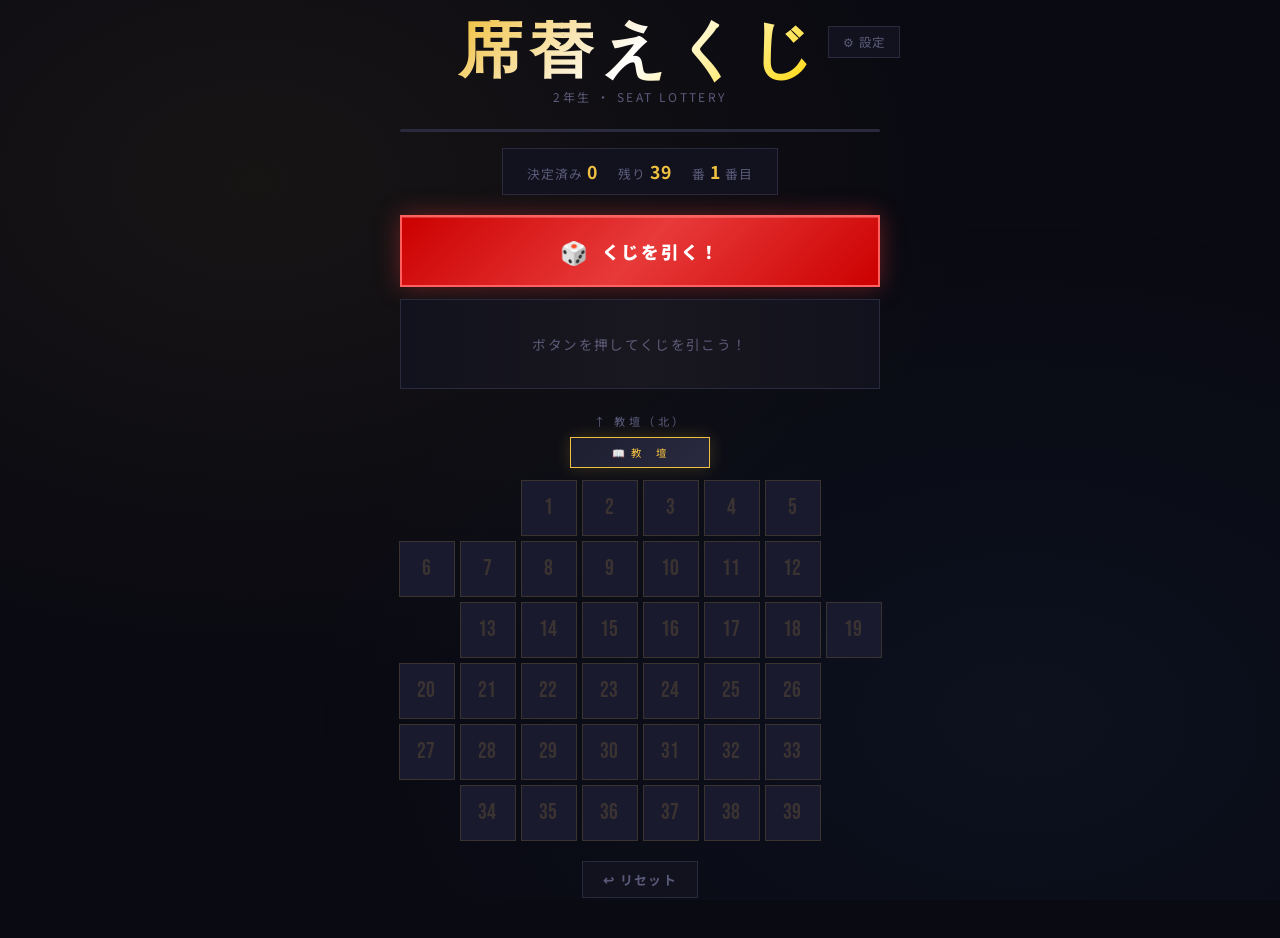
<file: index.html>
<!DOCTYPE html>
<html lang="ja">
<head>
<meta charset="UTF-8">
<meta name="viewport" content="width=device-width, initial-scale=1.0">
<title>席替えくじ</title>
<link href="https://fonts.googleapis.com/css2?family=Bebas+Neue&family=Noto+Sans+JP:wght@400;700;900&display=swap" rel="stylesheet">
<style>
:root {
  --bg: #0a0a12;
  --card-bg: #12121e;
  --border: #2a2a3e;
  --gold: #f0c040;
  --gold2: #ffd700;
  --red: #e83a3a;
  --blue: #3a8fe8;
  --green: #3ae87a;
  --text: #e8e8f0;
  --muted: #5a5a7a;
  --seat-empty: #1a1a2e;
  --seat-filled: #1e2e1e;
}
* { box-sizing: border-box; margin: 0; padding: 0; }
body {
  background: var(--bg); color: var(--text);
  font-family: 'Noto Sans JP', sans-serif;
  min-height: 100vh; overflow-x: hidden;
}
body::before {
  content: ''; position: fixed; inset: 0;
  background: radial-gradient(ellipse at 20% 20%, rgba(240,192,64,0.06) 0%, transparent 50%),
              radial-gradient(ellipse at 80% 80%, rgba(58,143,232,0.06) 0%, transparent 50%);
  pointer-events: none;
}
#particles { position: fixed; inset: 0; pointer-events: none; z-index: 0; }
.app {
  position: relative; z-index: 1;
  display: flex; flex-direction: column; align-items: center;
  padding: 20px 12px 40px; min-height: 100vh;
}

/* HEADER */
header {
  text-align: center; margin-bottom: 24px;
  width: 100%; max-width: 520px;
  display: flex; flex-direction: column; align-items: center; position: relative;
}
header h1 {
  font-family: 'Bebas Neue', sans-serif;
  font-size: clamp(2.4rem, 7vw, 4rem); letter-spacing: 0.12em;
  background: linear-gradient(135deg, var(--gold) 0%, #fff 50%, var(--gold2) 100%);
  -webkit-background-clip: text; -webkit-text-fill-color: transparent; background-clip: text;
  line-height: 1; margin-bottom: 4px;
}
header p { font-size: 0.75rem; color: var(--muted); letter-spacing: 0.2em; }
.settings-btn {
  position: absolute; right: 0; top: 6px;
  background: var(--card-bg); border: 1px solid var(--border); color: var(--muted);
  font-size: 0.78rem; font-family: 'Noto Sans JP', sans-serif;
  padding: 6px 14px; cursor: pointer; letter-spacing: 0.08em;
  transition: all 0.15s; display: flex; align-items: center; gap: 5px;
}
.settings-btn:hover { border-color: var(--gold); color: var(--gold); }

/* COUNTER BAR */
.counter-bar {
  display: flex; gap: 20px; margin-bottom: 20px;
  background: var(--card-bg); border: 1px solid var(--border);
  padding: 10px 24px; font-size: 0.8rem; letter-spacing: 0.08em;
}
.counter-bar span { color: var(--muted); }
.counter-bar strong { color: var(--gold); font-size: 1.1rem; }

/* STAGE */
.stage { width: 100%; max-width: 480px; margin-bottom: 24px; }
.draw-btn { width: 100%; padding: 0; border: none; background: none; cursor: pointer; }
.draw-btn-inner {
  display: flex; align-items: center; justify-content: center; gap: 12px;
  background: linear-gradient(135deg, #c00 0%, var(--red) 50%, #c00 100%);
  border: 2px solid #ff6060; padding: 18px 32px;
  font-family: 'Noto Sans JP', sans-serif; font-size: 1.1rem; font-weight: 900;
  color: white; letter-spacing: 0.1em; transition: all 0.15s;
  box-shadow: 0 0 24px rgba(232,58,58,0.4), inset 0 1px 0 rgba(255,255,255,0.2);
  position: relative; overflow: hidden;
}
.draw-btn-inner::before {
  content: ''; position: absolute; top: -50%; left: -60%; width: 40%; height: 200%;
  background: rgba(255,255,255,0.15); transform: skewX(-20deg); transition: left 0.5s;
}
.draw-btn:hover .draw-btn-inner::before { left: 120%; }
.draw-btn:hover .draw-btn-inner { box-shadow: 0 0 40px rgba(232,58,58,0.7), inset 0 1px 0 rgba(255,255,255,0.2); transform: translateY(-1px); }
.draw-btn:active .draw-btn-inner { transform: translateY(1px); }
.draw-btn:disabled .draw-btn-inner { background: #333; border-color: #444; box-shadow: none; cursor: not-allowed; }
.dice-icon { font-size: 1.4rem; }

/* RESULT */
.result-display {
  margin-top: 12px; background: var(--card-bg); border: 1px solid var(--border);
  padding: 16px; text-align: center; min-height: 90px;
  display: flex; align-items: center; justify-content: center;
  position: relative; overflow: hidden;
}
.result-display::before {
  content: ''; position: absolute; inset: 0;
  background: linear-gradient(90deg, transparent, rgba(240,192,64,0.03), transparent);
}
.result-idle { color: var(--muted); font-size: 0.85rem; letter-spacing: 0.1em; }
.result-content { display: none; flex-direction: column; align-items: center; gap: 2px; }
.result-person { font-size: 1rem; color: var(--muted); letter-spacing: 0.05em; }
.result-seat {
  font-family: 'Bebas Neue', sans-serif; font-size: 3.5rem; line-height: 1;
  color: var(--gold); text-shadow: 0 0 30px rgba(240,192,64,0.8); letter-spacing: 0.05em;
}
.result-seatname { font-size: 0.85rem; color: var(--gold); opacity: 0.8; letter-spacing: 0.05em; }
.result-label { font-size: 0.7rem; color: var(--muted); letter-spacing: 0.15em; }
@keyframes rollNumber {
  0% { transform: translateY(-30px); opacity: 0; }
  60% { transform: translateY(4px); }
  100% { transform: translateY(0); opacity: 1; }
}
.result-seat.animate { animation: rollNumber 0.4s cubic-bezier(0.34,1.56,0.64,1); }

/* CLASSROOM */
.classroom-wrap { width: 100%; max-width: 540px; }
.classroom-label { text-align: center; font-size: 0.7rem; letter-spacing: 0.3em; color: var(--muted); margin-bottom: 8px; }
.podium {
  width: 140px; margin: 0 auto 12px; padding: 7px;
  background: linear-gradient(135deg, #1e1e30, #2a2a40);
  border: 1px solid var(--gold); text-align: center;
  font-size: 0.65rem; letter-spacing: 0.2em; color: var(--gold);
  box-shadow: 0 0 16px rgba(240,192,64,0.2);
}
.classroom { display: flex; flex-direction: column; gap: 5px; align-items: center; }
.row { display: flex; gap: 5px; justify-content: center; }
.desk {
  width: 56px; height: 56px;
  display: flex; flex-direction: column; align-items: center; justify-content: center;
  font-family: 'Bebas Neue', sans-serif; font-size: 1.4rem; letter-spacing: 0.02em;
  border: 1px solid var(--border); background: var(--seat-empty); color: var(--muted);
  position: relative; transition: all 0.3s; flex-shrink: 0; line-height: 1.1;
}
.desk-name {
  font-family: 'Noto Sans JP', sans-serif; font-size: 0.5rem; font-weight: 700;
  color: rgba(58,232,122,0.7); max-width: 54px;
  overflow: hidden; text-overflow: ellipsis; white-space: nowrap; display: none;
}
.desk.ghost { border-color: rgba(240,192,64,0.15); color: rgba(240,192,64,0.15); }
.desk.empty-slot { border: none; background: transparent; pointer-events: none; }
.desk.filled { background: var(--seat-filled); border-color: #3a6a3a; color: var(--green); box-shadow: 0 0 8px rgba(58,232,122,0.2); }
.desk.filled .desk-name { display: block; }
.desk.just-filled { animation: deskPop 0.5s cubic-bezier(0.34,1.56,0.64,1); border-color: var(--gold) !important; box-shadow: 0 0 20px rgba(240,192,64,0.6) !important; }
@keyframes deskPop {
  0% { transform: scale(0.5); opacity: 0; }
  60% { transform: scale(1.15); }
  100% { transform: scale(1); opacity: 1; }
}

/* CONTROLS */
.controls { display: flex; gap: 10px; margin-top: 20px; justify-content: center; flex-wrap: wrap; }
.btn-secondary {
  font-family: 'Noto Sans JP', sans-serif; font-weight: 700; font-size: 0.8rem;
  padding: 8px 20px; border: 1px solid var(--border); background: var(--card-bg);
  color: var(--muted); cursor: pointer; letter-spacing: 0.1em; transition: all 0.15s;
}
.btn-secondary:hover { border-color: var(--gold); color: var(--gold); }

/* COMPLETE BANNER */
.complete-banner {
  display: none; margin-top: 16px; padding: 14px; text-align: center;
  background: linear-gradient(135deg, rgba(58,232,122,0.1), rgba(240,192,64,0.1));
  border: 1px solid var(--green); animation: fadeIn 0.5s ease;
}
.complete-banner h2 { font-family: 'Bebas Neue', sans-serif; font-size: 2rem; color: var(--green); letter-spacing: 0.1em; }
.complete-banner p { font-size: 0.8rem; color: var(--muted); margin-top: 4px; }
@keyframes fadeIn { from { opacity: 0; transform: translateY(8px); } to { opacity: 1; transform: translateY(0); } }

/* PROGRESS */
.progress-wrap { width: 100%; max-width: 480px; margin-bottom: 16px; }
.progress-track { height: 3px; background: var(--border); border-radius: 2px; overflow: hidden; }
.progress-fill {
  height: 100%; background: linear-gradient(90deg, var(--red), var(--gold));
  transition: width 0.4s ease; width: 0%; box-shadow: 0 0 8px rgba(240,192,64,0.5);
}

/* ===================== SETTINGS MODAL ===================== */
.modal-overlay {
  display: none; position: fixed; inset: 0; background: rgba(0,0,0,0.88);
  z-index: 100; align-items: flex-start; justify-content: center;
  overflow-y: auto; padding: 16px 8px 40px;
}
.modal-overlay.open { display: flex; }
.modal {
  background: #0e0e1a; border: 1px solid var(--border);
  width: 100%; max-width: 600px; margin: auto; animation: fadeIn 0.2s ease;
}
.modal-header {
  display: flex; align-items: center; justify-content: space-between;
  padding: 14px 18px; border-bottom: 1px solid var(--border);
}
.modal-header h2 { font-family: 'Bebas Neue', sans-serif; font-size: 1.5rem; color: var(--gold); letter-spacing: 0.1em; }
.modal-close {
  background: none; border: 1px solid var(--border); color: var(--muted);
  font-size: 1.2rem; cursor: pointer; width: 32px; height: 32px;
  display: flex; align-items: center; justify-content: center; transition: all 0.15s;
}
.modal-close:hover { border-color: var(--red); color: var(--red); }

.modal-tabs { display: flex; border-bottom: 1px solid var(--border); }
.tab-btn {
  flex: 1; padding: 10px; background: none; border: none; color: var(--muted);
  font-family: 'Noto Sans JP', sans-serif; font-size: 0.82rem; font-weight: 700;
  cursor: pointer; letter-spacing: 0.08em; border-bottom: 2px solid transparent; transition: all 0.15s;
}
.tab-btn.active { color: var(--gold); border-bottom-color: var(--gold); }
.tab-btn:hover:not(.active) { color: var(--text); }

.tab-panel { display: none; padding: 16px; }
.tab-panel.active { display: block; }

/* NAMES TAB */
.names-grid { display: grid; grid-template-columns: repeat(auto-fill, minmax(150px, 1fr)); gap: 7px; }
.name-row {
  display: flex; align-items: center; gap: 6px;
  background: var(--card-bg); border: 1px solid var(--border); padding: 6px 10px;
}
.name-num { font-family: 'Bebas Neue', sans-serif; font-size: 1.2rem; color: var(--gold); min-width: 22px; text-align: center; }
.name-input {
  flex: 1; background: none; border: none; border-bottom: 1px solid var(--border);
  color: var(--text); font-family: 'Noto Sans JP', sans-serif; font-size: 0.82rem;
  padding: 2px 4px; outline: none; min-width: 0;
}
.name-input:focus { border-bottom-color: var(--gold); }
.name-input::placeholder { color: var(--muted); font-size: 0.75rem; }

/* ===================== GRID LAYOUT EDITOR ===================== */
.grid-editor-wrap { user-select: none; }

.grid-toolbar {
  display: flex; align-items: center; gap: 10px;
  margin-bottom: 12px; flex-wrap: wrap;
}
.grid-toolbar-label { font-size: 0.75rem; color: var(--muted); letter-spacing: 0.08em; }
.grid-size-ctrl {
  display: flex; align-items: center; gap: 6px;
  background: var(--card-bg); border: 1px solid var(--border); padding: 5px 10px;
}
.size-btn {
  background: none; border: 1px solid var(--border); color: var(--text);
  width: 24px; height: 24px; font-size: 1rem; cursor: pointer;
  display: flex; align-items: center; justify-content: center; transition: all 0.15s;
  flex-shrink: 0;
}
.size-btn:hover { border-color: var(--gold); color: var(--gold); }
.size-num {
  font-family: 'Bebas Neue', sans-serif; font-size: 1.2rem; color: var(--gold);
  min-width: 22px; text-align: center;
}

.grid-hint {
  font-size: 0.73rem; color: var(--muted); margin-bottom: 10px; line-height: 1.6;
  padding: 8px 12px; background: rgba(240,192,64,0.04); border: 1px solid rgba(240,192,64,0.12);
}
.grid-hint strong { color: var(--gold); }

.podium-indicator {
  text-align: center; font-size: 0.65rem; letter-spacing: 0.25em;
  color: var(--gold); margin-bottom: 8px;
  display: flex; align-items: center; justify-content: center; gap: 8px;
}
.podium-indicator::before, .podium-indicator::after {
  content: ''; flex: 1; height: 1px; background: linear-gradient(90deg, transparent, rgba(240,192,64,0.3));
}
.podium-indicator::after { background: linear-gradient(270deg, transparent, rgba(240,192,64,0.3)); }

/* THE GRID */
.edit-grid-container {
  overflow-x: auto; padding-bottom: 4px;
}
.edit-grid {
  display: inline-grid;
  gap: 4px;
  /* grid-template-columns set by JS */
}

.edit-cell {
  width: 52px; height: 52px;
  display: flex; align-items: center; justify-content: center;
  cursor: pointer; border: 2px solid transparent;
  border-radius: 2px; transition: all 0.12s; position: relative;
  flex-shrink: 0;
}

/* STATE: empty (no seat) */
.edit-cell.state-empty {
  background: #0d0d1a;
  border: 2px dashed #1e1e30;
}
.edit-cell.state-empty::after {
  content: '+';
  font-size: 1.2rem;
  color: #1e1e30;
  transition: color 0.12s;
}
.edit-cell.state-empty:hover {
  border-color: rgba(240,192,64,0.4);
  background: rgba(240,192,64,0.04);
}
.edit-cell.state-empty:hover::after { color: rgba(240,192,64,0.5); }

/* STATE: has seat */
.edit-cell.state-seat {
  background: #141424;
  border: 2px solid rgba(240,192,64,0.35);
  flex-direction: column; gap: 1px;
}
.edit-cell.state-seat:hover {
  border-color: var(--red);
  background: rgba(232,58,58,0.08);
}
.edit-cell.state-seat:hover .cell-num { color: var(--red); }
.edit-cell.state-seat:hover .cell-x { opacity: 1; }

.cell-num {
  font-family: 'Bebas Neue', sans-serif; font-size: 1.3rem; color: var(--gold);
  line-height: 1; transition: color 0.12s;
}
.cell-x {
  font-size: 0.55rem; color: var(--red); opacity: 0;
  transition: opacity 0.12s; letter-spacing: 0.05em;
  font-family: 'Noto Sans JP', sans-serif; font-weight: 700;
}

/* Tap animation */
@keyframes cellPop {
  0% { transform: scale(0.85); } 50% { transform: scale(1.08); } 100% { transform: scale(1); }
}
.edit-cell.pop { animation: cellPop 0.2s ease; }

/* Auto-number badge */
.grid-stats {
  display: flex; gap: 14px; margin-top: 10px; flex-wrap: wrap;
}
.stat-badge {
  font-size: 0.75rem; padding: 4px 10px;
  background: var(--card-bg); border: 1px solid var(--border);
}
.stat-badge strong { color: var(--gold); font-family: 'Bebas Neue', sans-serif; font-size: 1rem; }
.stat-badge span { color: var(--muted); }

/* MODAL FOOTER */
.modal-footer {
  padding: 12px 18px; border-top: 1px solid var(--border);
  display: flex; gap: 10px; justify-content: flex-end;
}
.btn-primary {
  font-family: 'Noto Sans JP', sans-serif; font-weight: 900; font-size: 0.85rem;
  padding: 10px 24px; background: var(--gold); border: none;
  color: #000; cursor: pointer; letter-spacing: 0.1em; transition: all 0.15s;
}
.btn-primary:hover { background: var(--gold2); }

/* Renumber controls */
.renumber-bar {
  display: flex; align-items: center; gap: 8px; margin-top: 12px;
  padding: 10px 12px; background: rgba(58,143,232,0.06); border: 1px solid rgba(58,143,232,0.2);
  flex-wrap: wrap;
}
.renumber-bar span { font-size: 0.75rem; color: var(--muted); flex: 1; min-width: 120px; line-height: 1.5; }
.btn-renumber {
  font-family: 'Noto Sans JP', sans-serif; font-weight: 700; font-size: 0.75rem;
  padding: 6px 14px; border: 1px solid rgba(58,143,232,0.5); background: none;
  color: var(--blue); cursor: pointer; letter-spacing: 0.05em; transition: all 0.15s; white-space: nowrap;
}
.btn-renumber:hover { border-color: var(--blue); background: rgba(58,143,232,0.1); }

@media (max-width: 400px) {
  .desk { width: 46px; height: 46px; font-size: 1.2rem; }
  .row { gap: 3px; } .classroom { gap: 3px; }
  .names-grid { grid-template-columns: 1fr 1fr; }
  .edit-cell { width: 44px; height: 44px; }
  .cell-num { font-size: 1.1rem; }
}
</style>
</head>
<body>
<canvas id="particles"></canvas>
<div class="app">
  <header>
    <h1>席替えくじ</h1>
    <p>2年生 ・ SEAT LOTTERY</p>
    <button class="settings-btn" onclick="openSettings()">⚙ 設定</button>
  </header>
  <div class="progress-wrap">
    <div class="progress-track"><div class="progress-fill" id="progressFill"></div></div>
  </div>
  <div class="counter-bar">
    <div><span>決定済み</span> <strong id="filledCount">0</strong></div>
    <div><span>残り</span> <strong id="remainCount">39</strong></div>
    <div><span>番</span> <strong id="currentPerson">1</strong> <span>番目</span></div>
  </div>
  <div class="stage">
    <button class="draw-btn" id="drawBtn" onclick="drawSeat()">
      <div class="draw-btn-inner">
        <span class="dice-icon">🎲</span>
        <span id="drawBtnText">くじを引く！</span>
      </div>
    </button>
    <div class="result-display">
      <div class="result-idle" id="resultIdle">ボタンを押してくじを引こう！</div>
      <div class="result-content" id="resultContent">
        <div class="result-person" id="resultPerson"></div>
        <div class="result-seat" id="resultSeat"></div>
        <div class="result-seatname" id="resultSeatName"></div>
        <div class="result-label">番の席</div>
      </div>
    </div>
    <div class="complete-banner" id="completeBanner">
      <h2>🎉 席替え完了！</h2>
      <p>全員の席が決まりました</p>
    </div>
  </div>
  <div class="classroom-wrap">
    <div class="classroom-label">↑ 教壇（北）</div>
    <div class="podium">📖 教　壇</div>
    <div class="classroom" id="classroom"></div>
  </div>
  <div class="controls">
    <button class="btn-secondary" onclick="resetAll()">↩ リセット</button>
  </div>
</div>

<!-- SETTINGS MODAL -->
<div class="modal-overlay" id="modalOverlay" onclick="handleOverlayClick(event)">
  <div class="modal" id="modal">
    <div class="modal-header">
      <h2>⚙ 設定</h2>
      <button class="modal-close" onclick="closeSettings()">✕</button>
    </div>
    <div class="modal-tabs">
      <button class="tab-btn active" onclick="switchTab('names')">👤 名前</button>
      <button class="tab-btn" onclick="switchTab('layout')">🪑 席の配置</button>
    </div>

    <!-- NAMES TAB -->
    <div class="tab-panel active" id="tab-names">
      <div style="font-size:0.78rem;color:var(--muted);margin-bottom:12px;line-height:1.6;">
        各番号に名前を入力すると、くじ結果と席に名前が表示されます。空欄でも動作します。
      </div>
      <div class="names-grid" id="namesGrid"></div>
    </div>

    <!-- LAYOUT TAB -->
    <div class="tab-panel" id="tab-layout">
      <div class="grid-editor-wrap">

        <div class="grid-hint">
          <strong>タップで席のオン/オフ</strong>を切り替えます。<br>
          席をタップ → 削除　空白をタップ → 席を追加<br>
          番号は<strong>左上から右下へ</strong>自動で割り当てられます。行数・列数も変更できます。
        </div>

        <!-- Size controls -->
        <div class="grid-toolbar">
          <div class="grid-size-ctrl">
            <span class="grid-toolbar-label">列</span>
            <button class="size-btn" onclick="changeGridSize('cols', -1)">－</button>
            <span class="size-num" id="colsNum">7</span>
            <button class="size-btn" onclick="changeGridSize('cols', +1)">＋</button>
          </div>
          <div class="grid-size-ctrl">
            <span class="grid-toolbar-label">行</span>
            <button class="size-btn" onclick="changeGridSize('rows', -1)">－</button>
            <span class="size-num" id="rowsNum">6</span>
            <button class="size-btn" onclick="changeGridSize('rows', +1)">＋</button>
          </div>
        </div>

        <!-- Grid -->
        <div class="podium-indicator">📖 教壇（北）</div>
        <div class="edit-grid-container">
          <div class="edit-grid" id="editGrid"></div>
        </div>

        <!-- Stats + renumber -->
        <div class="grid-stats">
          <div class="stat-badge"><strong id="statSeats">0</strong> <span>席</span></div>
          <div class="stat-badge"><strong id="statEmpty">0</strong> <span>空白</span></div>
        </div>

        <div class="renumber-bar">
          <span>番号は左上→右下の順に自動割り当てされます。<br>並び順を変えたい場合は「番号を振り直す」を押してください。</span>
          <button class="btn-renumber" onclick="renumberGrid()">🔢 番号を振り直す</button>
        </div>

      </div>
    </div>

    <div class="modal-footer">
      <button class="btn-secondary" onclick="closeSettings()">キャンセル</button>
      <button class="btn-secondary" onclick="openShareModal()" style="border-color:rgba(58,232,122,0.4);color:#3ae87a;">📤 共有・引き継ぎ</button>
      <button class="btn-primary" onclick="applySettings()">✓ 保存して適用</button>
    </div>
  </div>
</div>

<script>
// ===================== MAIN STATE =====================
let seatLayout = [
  [null,  1,   2,   3,   4,   5],
  [  6,   7,   8,   9,  10,  11,  12],
  [null, 13,  14,  15,  16,  17,  18,  19],
  [  20,  21,  22,  23,  24,  25,  26],
  [  27,  28,  29,  30,  31,  32,  33],
  [  34,  35,  36,  37,  38,  39],
];
let names = {};

let availableSeats = [], personNumber = 1, assignments = {};
let filledSeats = new Set(), isAnimating = false;

// ===================== GRID EDITOR STATE =====================
// editGrid: 2D boolean array. true = seat exists, false = empty
let editGridRows = 6, editGridCols = 7;
let editGridData = []; // [row][col] = true/false
let editNames = {};

function layoutToEditGrid() {
  // Convert seatLayout → editGridData based on current grid size
  // First determine grid dimensions from layout
  const numRows = seatLayout.length;
  const numCols = Math.max(...seatLayout.map(r => r.length));
  editGridRows = numRows;
  editGridCols = numCols;

  editGridData = [];
  for (let r = 0; r < editGridRows; r++) {
    editGridData[r] = [];
    for (let c = 0; c < editGridCols; c++) {
      const val = seatLayout[r] ? seatLayout[r][c] : undefined;
      editGridData[r][c] = (val !== null && val !== undefined);
    }
  }
}

function editGridToLayout() {
  // Convert editGridData → seatLayout with auto-numbering
  let num = 1;
  const layout = [];
  for (let r = 0; r < editGridRows; r++) {
    const row = [];
    for (let c = 0; c < editGridCols; c++) {
      row.push(editGridData[r][c] ? num++ : null);
    }
    layout.push(row);
  }
  return layout;
}

// ===================== INIT =====================
function initState() {
  const seats = seatLayout.flat().filter(v => v !== null);
  availableSeats = [...seats];
  personNumber = 1; assignments = {}; filledSeats = new Set();
}

function getTotalSeats() { return seatLayout.flat().filter(v => v !== null).length; }
function getMaxSeatNum() {
  const all = seatLayout.flat().filter(v => v !== null);
  return all.length > 0 ? Math.max(...all) : 1;
}

// ===================== RENDER CLASSROOM =====================
function renderClassroom() {
  const container = document.getElementById('classroom');
  container.innerHTML = '';
  const maxCols = Math.max(...seatLayout.map(r => r.length));
  seatLayout.forEach(row => {
    const rowDiv = document.createElement('div');
    rowDiv.className = 'row';
    const padded = new Array(maxCols).fill(null);
    const offset = Math.floor((maxCols - row.length) / 2);
    row.forEach((val, c) => { padded[offset + c] = val; });
    padded.forEach(seatNum => {
      const cell = document.createElement('div');
      if (seatNum === null) {
        cell.className = 'desk empty-slot';
      } else {
        cell.id = `seat-${seatNum}`;
        if (filledSeats.has(seatNum)) {
          cell.className = 'desk filled';
          cell.appendChild(document.createTextNode(seatNum));
          const nameEl = document.createElement('div');
          nameEl.className = 'desk-name';
          nameEl.textContent = names[seatNum] || '';
          cell.appendChild(nameEl);
        } else {
          cell.className = 'desk ghost';
          cell.textContent = seatNum;
        }
      }
      rowDiv.appendChild(cell);
    });
    container.appendChild(rowDiv);
  });
}

// ===================== DRAW =====================
function drawSeat() {
  if (isAnimating || availableSeats.length === 0) return;
  isAnimating = true;
  const btn = document.getElementById('drawBtn');
  btn.disabled = true;
  const idx = Math.floor(Math.random() * availableSeats.length);
  const chosenSeat = availableSeats[idx];
  availableSeats.splice(idx, 1);
  filledSeats.add(chosenSeat);
  assignments[personNumber] = chosenSeat;

  const resultIdle = document.getElementById('resultIdle');
  const resultContent = document.getElementById('resultContent');
  const resultSeat = document.getElementById('resultSeat');
  const resultPerson = document.getElementById('resultPerson');
  const resultSeatName = document.getElementById('resultSeatName');

  resultIdle.style.display = 'none';
  resultContent.style.display = 'flex';
  resultPerson.textContent = `${personNumber}番目`;
  resultSeatName.textContent = '';

  let rollCount = 0;
  const rollMax = 12;
  const rollInterval = setInterval(() => {
    resultSeat.textContent = Math.floor(Math.random() * getMaxSeatNum()) + 1;
    resultSeat.style.textShadow = `0 0 30px rgba(240,192,64,${0.3 + Math.random()*0.5})`;
    rollCount++;
    if (rollCount >= rollMax) {
      clearInterval(rollInterval);
      resultSeat.textContent = chosenSeat;
      resultSeat.style.textShadow = '0 0 30px rgba(240,192,64,0.9)';
      resultSeat.classList.remove('animate');
      void resultSeat.offsetWidth;
      resultSeat.classList.add('animate');
      if (names[chosenSeat]) resultSeatName.textContent = `(${names[chosenSeat]})`;
      setTimeout(() => {
        const seatEl = document.getElementById(`seat-${chosenSeat}`);
        if (seatEl) {
          seatEl.className = 'desk filled just-filled';
          seatEl.innerHTML = '';
          seatEl.appendChild(document.createTextNode(chosenSeat));
          const nameEl = document.createElement('div');
          nameEl.className = 'desk-name';
          nameEl.textContent = names[chosenSeat] || '';
          seatEl.appendChild(nameEl);
          emitSeatParticles(seatEl);
          setTimeout(() => { seatEl.className = 'desk filled'; }, 600);
        }
        personNumber++;
        updateCounters();
        if (availableSeats.length === 0) showComplete();
        else btn.disabled = false;
        isAnimating = false;
      }, 300);
    }
  }, 60);
}

function updateCounters() {
  const total = getTotalSeats(), filled = total - availableSeats.length;
  document.getElementById('filledCount').textContent = filled;
  document.getElementById('remainCount').textContent = availableSeats.length;
  document.getElementById('currentPerson').textContent = Math.min(personNumber, total);
  document.getElementById('progressFill').style.width = (total > 0 ? filled/total*100 : 0) + '%';
}

function showComplete() {
  document.getElementById('completeBanner').style.display = 'block';
  document.getElementById('drawBtn').disabled = true;
  document.getElementById('drawBtnText').textContent = '完了！';
  launchConfetti();
}

function resetAll() {
  initState(); renderClassroom(); updateCounters();
  document.getElementById('resultIdle').style.display = 'block';
  document.getElementById('resultContent').style.display = 'none';
  document.getElementById('completeBanner').style.display = 'none';
  document.getElementById('drawBtn').disabled = false;
  document.getElementById('drawBtnText').textContent = 'くじを引く！';
  document.getElementById('progressFill').style.width = '0%';
  isAnimating = false;
}

// ===================== SETTINGS MODAL =====================
function openSettings() {
  layoutToEditGrid();
  editNames = { ...names };
  renderEditGrid();
  buildNamesGrid();
  document.getElementById('modalOverlay').classList.add('open');
  switchTab('names');
}

function closeSettings() {
  document.getElementById('modalOverlay').classList.remove('open');
}

function handleOverlayClick(e) {
  if (e.target === document.getElementById('modalOverlay')) closeSettings();
}

function switchTab(tab) {
  document.querySelectorAll('.tab-btn').forEach((b, i) => {
    b.classList.toggle('active', ['names','layout'][i] === tab);
  });
  document.querySelectorAll('.tab-panel').forEach(p => p.classList.remove('active'));
  document.getElementById(`tab-${tab}`).classList.add('active');
}

// NAMES TAB
function buildNamesGrid() {
  const grid = document.getElementById('namesGrid');
  grid.innerHTML = '';
  // Numbers from current editGridData
  const tempLayout = editGridToLayout();
  const seatNums = tempLayout.flat().filter(v => v !== null).sort((a,b) => a-b);
  seatNums.forEach(num => {
    const row = document.createElement('div');
    row.className = 'name-row';
    row.innerHTML = `
      <span class="name-num">${num}</span>
      <input class="name-input" type="text" placeholder="名前（任意）"
        value="${editNames[num] || ''}" data-num="${num}"
        oninput="editNames[this.dataset.num] = this.value" maxlength="8">
    `;
    grid.appendChild(row);
  });
}

// ===================== GRID EDITOR =====================
function renderEditGrid() {
  const grid = document.getElementById('editGrid');
  grid.style.gridTemplateColumns = `repeat(${editGridCols}, 52px)`;
  grid.innerHTML = '';

  // Compute current numbering
  let num = 1;
  const numMap = [];
  for (let r = 0; r < editGridRows; r++) {
    numMap[r] = [];
    for (let c = 0; c < editGridCols; c++) {
      numMap[r][c] = editGridData[r][c] ? num++ : null;
    }
  }

  for (let r = 0; r < editGridRows; r++) {
    for (let c = 0; c < editGridCols; c++) {
      const cell = document.createElement('div');
      const hasSeat = editGridData[r][c];
      cell.className = `edit-cell ${hasSeat ? 'state-seat' : 'state-empty'}`;
      cell.dataset.r = r; cell.dataset.c = c;

      if (hasSeat) {
        const numEl = document.createElement('div');
        numEl.className = 'cell-num';
        numEl.textContent = numMap[r][c];
        const xEl = document.createElement('div');
        xEl.className = 'cell-x';
        xEl.textContent = 'タップで削除';
        cell.appendChild(numEl);
        cell.appendChild(xEl);
      }

      cell.addEventListener('click', () => toggleCell(r, c, cell));
      grid.appendChild(cell);
    }
  }

  updateGridStats();
  document.getElementById('colsNum').textContent = editGridCols;
  document.getElementById('rowsNum').textContent = editGridRows;
}

function toggleCell(r, c, cellEl) {
  editGridData[r][c] = !editGridData[r][c];
  // pop animation
  cellEl.classList.add('pop');
  setTimeout(() => cellEl.classList.remove('pop'), 200);
  // Re-render grid
  renderEditGrid();
  buildNamesGrid();
}

function updateGridStats() {
  const total = editGridData.flat().filter(Boolean).length;
  const emptyCount = editGridRows * editGridCols - total;
  document.getElementById('statSeats').textContent = total;
  document.getElementById('statEmpty').textContent = emptyCount;
}

function changeGridSize(axis, delta) {
  if (axis === 'cols') {
    const newCols = Math.max(1, Math.min(10, editGridCols + delta));
    if (newCols === editGridCols) return;
    if (newCols > editGridCols) {
      // Add column
      editGridData.forEach(row => row.push(false));
    } else {
      // Remove last column
      editGridData.forEach(row => row.pop());
    }
    editGridCols = newCols;
  } else {
    const newRows = Math.max(1, Math.min(10, editGridRows + delta));
    if (newRows === editGridRows) return;
    if (newRows > editGridRows) {
      editGridData.push(new Array(editGridCols).fill(false));
    } else {
      editGridData.pop();
    }
    editGridRows = newRows;
  }
  renderEditGrid();
  buildNamesGrid();
}

function renumberGrid() {
  // Just re-render (numbers are always computed fresh from left-top to right-bottom)
  renderEditGrid();
  buildNamesGrid();
}

function applySettings() {
  const newLayout = editGridToLayout();
  seatLayout = newLayout;
  names = {};
  Object.entries(editNames).forEach(([k, v]) => {
    if (v) names[parseInt(k)] = v;
  });
  closeSettings();
  resetAll();
}

// ===================== SETTINGS ENCODE / DECODE =====================
function encodeSettings() {
  layoutToEditGrid();
  const data = { g: editGridData, r: editGridRows, c: editGridCols, n: names };
  return btoa(unescape(encodeURIComponent(JSON.stringify(data))));
}

function decodeSettings(code) {
  try {
    const data = JSON.parse(decodeURIComponent(escape(atob(code.trim()))));
    if (!data.g || !data.r || !data.c) return false;
    editGridRows = data.r;
    editGridCols = data.c;
    editGridData = data.g;
    names = data.n || {};
    seatLayout = editGridToLayout();
    return true;
  } catch(e) { return false; }
}

// URLハッシュから設定を読み込む（GitHub Pages上で動作）
function loadFromHash() {
  try {
    const hash = location.hash.slice(1);
    if (!hash) return false;
    return decodeSettings(hash);
  } catch(e) { return false; }
}

// URLハッシュに設定を保存（GitHub Pages上で動作）
function saveToHash() {
  try {
    const code = encodeSettings();
    history.replaceState(null, '', '#' + code);
  } catch(e) {}
}

// ===================== SHARE MODAL =====================
function openShareModal() {
  layoutToEditGrid();
  const code = encodeSettings();

  // Build share URL: works on GitHub Pages, localhost, any real URL
  const base = location.href.split('#')[0];
  const isRealPage = !location.href.startsWith('about:') && !location.href.startsWith('blob:') && location.protocol !== 'blob:';
  const shareUrl = isRealPage ? (base + '#' + code) : null;

  document.getElementById('shareCodeText').value = code;
  document.getElementById('shareUrlText').value = shareUrl || '（このサイトをGitHub Pagesに置くとURLが表示されます）';
  document.getElementById('shareUrlRow').style.display = shareUrl ? 'block' : 'none';
  document.getElementById('githubGuideRow').style.display = shareUrl ? 'none' : 'block';
  document.getElementById('importCodeText').value = '';
  document.getElementById('importError').textContent = '';
  document.getElementById('shareModalOverlay').classList.add('open');
}

function closeShareModal() {
  document.getElementById('shareModalOverlay').classList.remove('open');
}

function copyShareUrl() {
  const val = document.getElementById('shareUrlText').value;
  copyText(val, '✓ 共有リンクをコピーしました！');
}

function copyShareCode() {
  const val = document.getElementById('shareCodeText').value;
  copyText(val, '✓ コードをコピーしました！');
}

function copyText(text, successMsg) {
  if (navigator.clipboard && navigator.clipboard.writeText) {
    navigator.clipboard.writeText(text).then(() => showToast(successMsg)).catch(() => fallbackCopy(text, successMsg));
  } else { fallbackCopy(text, successMsg); }
}

function fallbackCopy(text, successMsg) {
  const ta = document.createElement('textarea');
  ta.value = text; ta.style.cssText = 'position:fixed;opacity:0;top:0;left:0;';
  document.body.appendChild(ta); ta.focus(); ta.select();
  try { document.execCommand('copy'); showToast(successMsg); } catch(e) { showToast('コピーできませんでした'); }
  document.body.removeChild(ta);
}

function importCode() {
  const code = document.getElementById('importCodeText').value.trim();
  if (!code) { document.getElementById('importError').textContent = 'コードを貼り付けてください'; return; }
  // Also try to extract code from a URL (in case user pastes a full URL)
  const hashMatch = code.match(/#([A-Za-z0-9+/=]+)$/);
  const toTry = hashMatch ? hashMatch[1] : code;
  if (decodeSettings(toTry)) {
    editNames = { ...names };
    closeShareModal();
    closeSettings();
    resetAll();
    showToast('✓ 設定を読み込みました！');
  } else {
    document.getElementById('importError').textContent = '⚠ 正しいコードまたはURLではありません';
  }
}

function showToast(msg) {
  let toast = document.getElementById('mainToast');
  if (!toast) {
    toast = document.createElement('div');
    toast.id = 'mainToast';
    toast.style.cssText = 'position:fixed;bottom:28px;left:50%;transform:translateX(-50%);background:#1e2e1e;border:1px solid var(--green);color:var(--green);font-family:Noto Sans JP,sans-serif;font-size:0.85rem;font-weight:700;padding:10px 24px;z-index:9999;letter-spacing:0.08em;box-shadow:0 0 20px rgba(58,232,122,0.3);pointer-events:none;transition:opacity 0.3s;';
    document.body.appendChild(toast);
  }
  toast.textContent = msg; toast.style.opacity = '1';
  clearTimeout(toast._t);
  toast._t = setTimeout(() => { toast.style.opacity = '0'; }, 2500);
}

// ===================== PARTICLES =====================
const canvas = document.getElementById('particles');
const ctx = canvas.getContext('2d');
let particles = [];
function resizeCanvas() { canvas.width = window.innerWidth; canvas.height = window.innerHeight; }
resizeCanvas(); window.addEventListener('resize', resizeCanvas);

class Particle {
  constructor(x, y, confetti = false) {
    this.x = x; this.y = y; this.confetti = confetti;
    if (confetti) {
      this.vx = (Math.random()-0.5)*8; this.vy = Math.random()*-10-5; this.gravity = 0.3;
      this.size = Math.random()*8+4;
      this.color = ['#f0c040','#3ae87a','#3a8fe8','#e83a3a','#ffffff'][Math.floor(Math.random()*5)];
      this.rotation = Math.random()*360; this.rotSpeed = (Math.random()-0.5)*10;
      this.life = 1; this.decay = Math.random()*0.015+0.01;
    } else {
      this.vx = (Math.random()-0.5)*2; this.vy = Math.random()*-3-1;
      this.size = Math.random()*2+1;
      this.color = `rgba(240,192,64,${Math.random()*0.6+0.2})`;
      this.life = 1; this.decay = 0.02;
    }
  }
  update() {
    this.x += this.vx; this.y += this.vy;
    if (this.confetti) { this.vy += this.gravity; this.rotation += this.rotSpeed; }
    this.life -= this.decay;
  }
  draw() {
    if (this.confetti) {
      ctx.save(); ctx.globalAlpha = Math.max(0,this.life);
      ctx.translate(this.x, this.y); ctx.rotate(this.rotation*Math.PI/180);
      ctx.fillStyle = this.color; ctx.fillRect(-this.size/2,-this.size/2,this.size,this.size*0.5);
      ctx.restore();
    } else {
      ctx.beginPath(); ctx.arc(this.x,this.y,this.size,0,Math.PI*2);
      ctx.fillStyle = this.color; ctx.globalAlpha = Math.max(0,this.life); ctx.fill(); ctx.globalAlpha = 1;
    }
  }
}
function emitSeatParticles(el) {
  const rect = el.getBoundingClientRect();
  const cx = rect.left + rect.width/2, cy = rect.top + rect.height/2;
  for (let i=0; i<12; i++) particles.push(new Particle(cx, cy));
}
function launchConfetti() {
  for (let i=0; i<120; i++) {
    setTimeout(() => {
      particles.push(new Particle(Math.random()*canvas.width, canvas.height*0.3+Math.random()*canvas.height*0.3, true));
    }, i*20);
  }
}
function animLoop() {
  ctx.clearRect(0,0,canvas.width,canvas.height);
  particles = particles.filter(p => p.life > 0);
  particles.forEach(p => { p.update(); p.draw(); });
  requestAnimationFrame(animLoop);
}

// ===================== BOOT =====================
loadFromHash(); // URLハッシュがあれば設定を復元（GitHub Pages上で動作）
initState(); renderClassroom(); updateCounters(); animLoop();
</script>

<!-- SHARE MODAL -->
<div class="modal-overlay" id="shareModalOverlay" onclick="if(event.target===this)closeShareModal()" style="z-index:200;">
  <div class="modal" style="max-width:500px;">
    <div class="modal-header">
      <h2>📤 共有・引き継ぎ</h2>
      <button class="modal-close" onclick="closeShareModal()">✕</button>
    </div>
    <div style="padding:18px;display:flex;flex-direction:column;gap:18px;">

      <!-- URL share row (only shown on real pages like GitHub Pages) -->
      <div id="shareUrlRow">
        <div style="font-size:0.8rem;color:var(--green);font-weight:700;letter-spacing:0.1em;margin-bottom:6px;">🔗 共有リンク（そのまま送れます）</div>
        <div style="font-size:0.73rem;color:var(--muted);margin-bottom:8px;line-height:1.6;">このURLを開くと同じ席の配置で起動します。</div>
        <textarea id="shareUrlText" readonly
          style="width:100%;height:56px;background:#070710;border:1px solid rgba(58,232,122,0.3);color:#3ae87a;font-size:0.65rem;padding:8px;resize:none;font-family:monospace;outline:none;word-break:break-all;"></textarea>
        <button onclick="copyShareUrl()"
          style="margin-top:8px;width:100%;padding:11px;background:var(--green);border:none;color:#000;font-family:Noto Sans JP,sans-serif;font-weight:900;font-size:0.9rem;cursor:pointer;letter-spacing:0.1em;">
          🔗 共有リンクをコピー
        </button>
      </div>

      <!-- GitHub guide (shown when running inside iframe/blob) -->
      <div id="githubGuideRow" style="display:none;padding:12px;background:rgba(58,143,232,0.06);border:1px solid rgba(58,143,232,0.25);">
        <div style="font-size:0.8rem;color:var(--blue);font-weight:700;margin-bottom:6px;">💡 リンク共有するには</div>
        <div style="font-size:0.73rem;color:var(--muted);line-height:1.8;">
          このHTMLファイルを <strong style="color:var(--text);">GitHub Pages</strong> に置くと<br>
          URLリンクで設定を共有できるようになります。<br>
          下の「セットアップ手順書」を参照してください。
        </div>
      </div>

      <!-- Code section (always shown as fallback) -->
      <div style="border-top:1px solid var(--border);padding-top:16px;">
        <div style="font-size:0.8rem;color:var(--gold);font-weight:700;letter-spacing:0.1em;margin-bottom:6px;">📋 設定コード（コピーして送る）</div>
        <div style="font-size:0.73rem;color:var(--muted);margin-bottom:8px;line-height:1.6;">URLが使えない場合はこのコードをLINEなどで送ってください。</div>
        <textarea id="shareCodeText" readonly
          style="width:100%;height:60px;background:#070710;border:1px solid var(--border);color:#666;font-size:0.62rem;padding:8px;resize:none;font-family:monospace;outline:none;word-break:break-all;"></textarea>
        <button onclick="copyShareCode()"
          style="margin-top:6px;width:100%;padding:9px;background:#1e1e2e;border:1px solid var(--border);color:var(--muted);font-family:Noto Sans JP,sans-serif;font-weight:700;font-size:0.8rem;cursor:pointer;letter-spacing:0.08em;">
          📋 コードをコピー
        </button>
      </div>

      <!-- Import section -->
      <div style="border-top:1px solid var(--border);padding-top:16px;">
        <div style="font-size:0.8rem;color:var(--gold);font-weight:700;letter-spacing:0.1em;margin-bottom:6px;">📥 コードを読み込む</div>
        <div style="font-size:0.73rem;color:var(--muted);margin-bottom:8px;line-height:1.6;">受け取ったコード（またはURL丸ごと）を貼り付けてください。</div>
        <textarea id="importCodeText" placeholder="コードまたはURLをここに貼り付け…"
          style="width:100%;height:60px;background:#070710;border:1px solid var(--border);color:var(--text);font-size:0.62rem;padding:8px;resize:none;font-family:monospace;outline:none;word-break:break-all;"
          oninput="document.getElementById('importError').textContent=''"></textarea>
        <div id="importError" style="font-size:0.73rem;color:var(--red);min-height:1.2em;margin-top:4px;"></div>
        <button onclick="importCode()"
          style="margin-top:6px;width:100%;padding:11px;background:var(--blue);border:none;color:#fff;font-family:Noto Sans JP,sans-serif;font-weight:900;font-size:0.9rem;cursor:pointer;letter-spacing:0.1em;">
          ✓ 読み込む
        </button>
      </div>

    </div>
  </div>
</div>
</body>
</html>
</file>
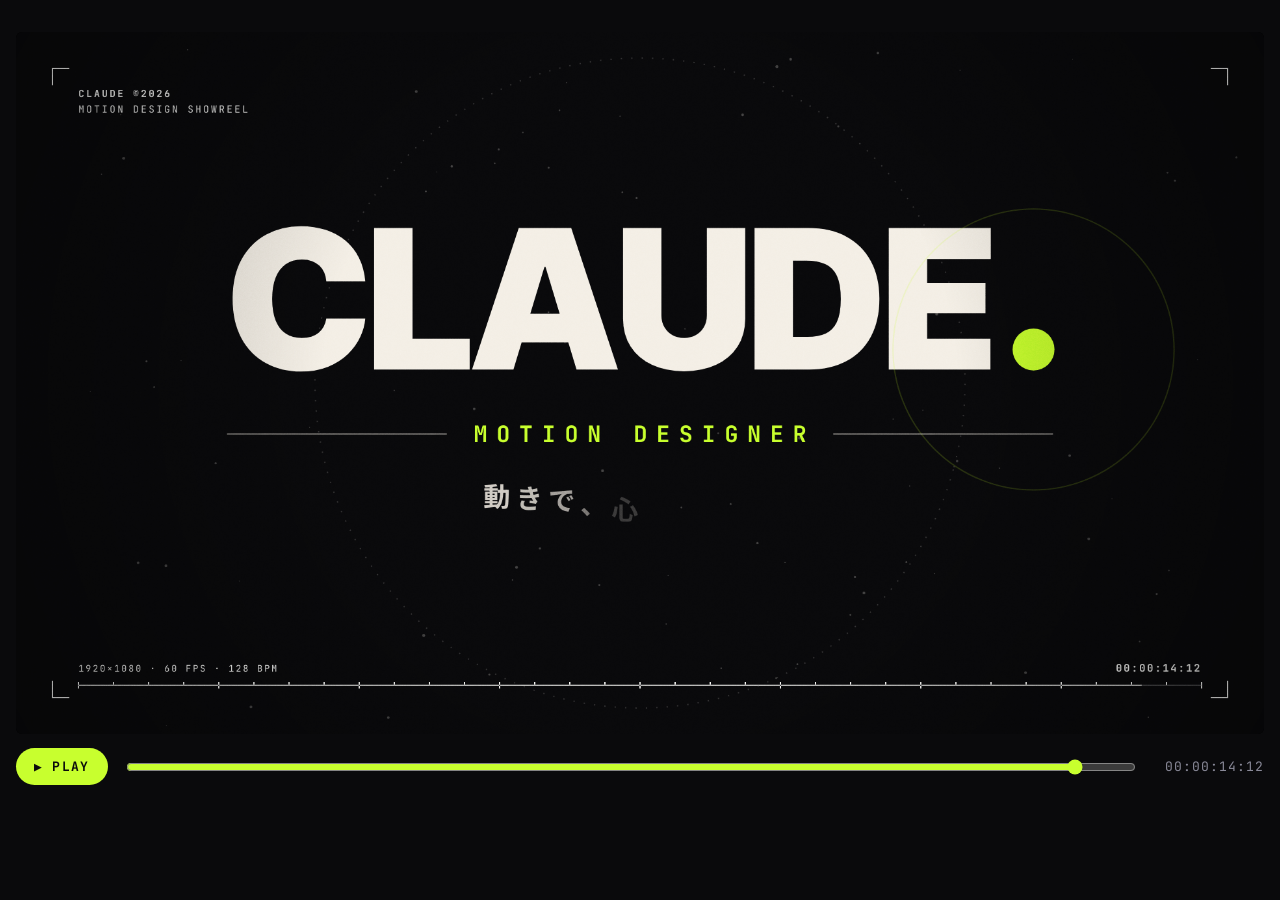
<file: showreel/index.html>
<!doctype html>
<html lang="ja">
<head>
<meta charset="utf-8">
<meta name="viewport" content="width=device-width, initial-scale=1">
<title>Claude Showreel 2026</title>
<link rel="stylesheet" href="fonts.css">
<style>
  :root { --bg:#0A0A0C; --ink:#F4EFE6; --lime:#C8FF2E; --mute:#8A8A99; --line:#2A2A33; }
  * { box-sizing: border-box; }
  html, body { margin: 0; background: var(--bg); color: var(--ink); font-family: "JetBrains Mono", ui-monospace, monospace; }
  body.capture { overflow: hidden; }
  body.capture canvas { width: 1920px; height: 1080px; display: block; }
  body.capture .ui { display: none; }
  body.capture .wrap { max-width: none; padding: 0; margin: 0; }
  body.capture canvas { border-radius: 0; }
  .wrap { max-width: 1280px; margin: 0 auto; padding: 32px 16px; }
  canvas { width: 100%; aspect-ratio: 16 / 9; display: block; background: #000; border-radius: 6px; }
  .ui { display: flex; gap: 16px; align-items: center; margin-top: 14px; font-size: 13px; letter-spacing: .08em; }
  button { font: inherit; background: var(--lime); color: var(--bg); border: 0; padding: 10px 18px; border-radius: 999px; cursor: pointer; font-weight: 700; letter-spacing: .1em; }
  input[type=range] { flex: 1; accent-color: var(--lime); }
  .tc { color: var(--mute); min-width: 110px; text-align: right; font-variant-numeric: tabular-nums; }
</style>
</head>
<body>
<div class="wrap">
  <canvas id="c" width="1920" height="1080"></canvas>
  <div class="ui">
    <button id="play">▶ PLAY</button>
    <input id="scrub" type="range" min="0" max="15" step="0.001" value="0">
    <span class="tc" id="tc">00:00:00:00</span>
  </div>
</div>
<script src="reel.js"></script>
<script src="audio.js"></script>
<script>
(async function () {
  const capture = new URLSearchParams(location.search).has('capture');
  if (capture) document.body.classList.add('capture');
  const canvas = document.getElementById('c');
  await Reel.init(canvas, { mb: capture ? Number(new URLSearchParams(location.search).get('mb') || 1) : 1 });
  window.__reelReady = true;
  if (capture) return;

  const playBtn = document.getElementById('play'), scrub = document.getElementById('scrub'), tc = document.getElementById('tc');
  let actx = null, buffer = null, src = null, startAt = 0, offset = 0, playing = false;
  const fmt = t => { const f = Math.min(Math.round(t * 60), 899); return `00:00:${String(Math.floor(f / 60)).padStart(2, '0')}:${String(f % 60).padStart(2, '0')}`; };
  const show = t => { Reel.draw(t); scrub.value = t; tc.textContent = fmt(t); };
  show(14.2);

  async function start(at) {
    if (!actx) { actx = new AudioContext(); playBtn.textContent = '… RENDERING AUDIO'; buffer = await ReelAudio.render(actx.sampleRate); }
    if (src) { src.onended = null; src.stop(); }
    src = actx.createBufferSource(); src.buffer = buffer; src.connect(actx.destination);
    src.start(0, at); startAt = actx.currentTime - at; playing = true; playBtn.textContent = '❚❚ PAUSE';
    src.onended = () => { if (playing) start(0); };
    requestAnimationFrame(loop);
  }
  function stop() { playing = false; offset = actx.currentTime - startAt; if (src) { src.onended = null; src.stop(); src = null; } playBtn.textContent = '▶ PLAY'; }
  function loop() { if (!playing) return; const t = actx.currentTime - startAt; if (t < 15) show(t); requestAnimationFrame(loop); }
  playBtn.onclick = () => (playing ? stop() : start(offset >= 14.99 ? 0 : offset));
  scrub.oninput = () => { offset = Number(scrub.value); if (playing) start(offset); else show(offset); };
})();
</script>
</body>
</html>
</file>
<file: showreel/fonts.css>
@font-face{font-family:'Instrument Serif';font-style:italic;font-weight:400;font-display:block;src:url(fonts/InstrumentSerif-400i.woff2) format('woff2');}
@font-face{font-family:'Instrument Serif';font-style:normal;font-weight:400;font-display:block;src:url(fonts/InstrumentSerif-400.woff2) format('woff2');}
@font-face{font-family:'Inter Tight';font-style:italic;font-weight:900;font-display:block;src:url(fonts/InterTight-900i.woff2) format('woff2');}
@font-face{font-family:'Inter Tight';font-style:normal;font-weight:400;font-display:block;src:url(fonts/InterTight-400.woff2) format('woff2');}
@font-face{font-family:'Inter Tight';font-style:normal;font-weight:800;font-display:block;src:url(fonts/InterTight-800.woff2) format('woff2');}
@font-face{font-family:'Inter Tight';font-style:normal;font-weight:900;font-display:block;src:url(fonts/InterTight-900.woff2) format('woff2');}
@font-face{font-family:'JetBrains Mono';font-style:normal;font-weight:400;font-display:block;src:url(fonts/JetBrainsMono-400.woff2) format('woff2');}
@font-face{font-family:'JetBrains Mono';font-style:normal;font-weight:700;font-display:block;src:url(fonts/JetBrainsMono-700.woff2) format('woff2');}
@font-face{font-family:'Noto Sans JP';font-style:normal;font-weight:700;font-display:block;src:url(fonts/NotoSansJP-700-subset.woff2) format('woff2');}
</file>
